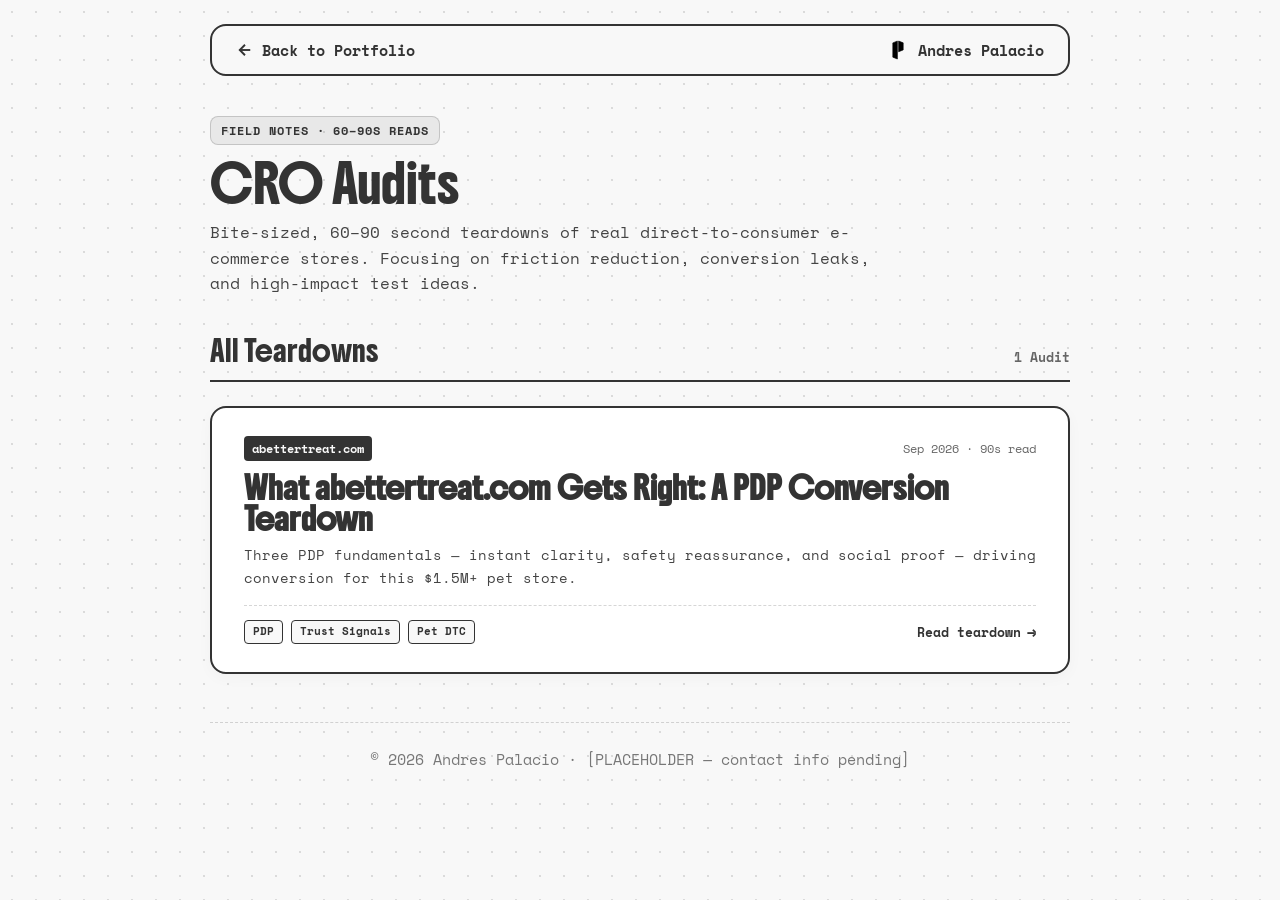
<file: cro-audits/index.html>
<!DOCTYPE html>
<html lang="en">
<head>
    <meta charset="UTF-8">
    <meta name="viewport" content="width=device-width, initial-scale=1.0">
    <title>CRO Audits & Teardowns | Andres Palacio</title>
    <link rel="icon" type="image/svg+xml" href="../assets/index/img-logo.svg">

    <!-- Fonts -->
    <link rel="preconnect" href="https://fonts.googleapis.com">
    <link rel="preconnect" href="https://fonts.gstatic.com" crossorigin>
    <link href="https://fonts.googleapis.com/css2?family=Boldonse:wght@400;700&family=Space+Mono:ital,wght@0,400;0,700;1,400;1,700&display=swap" rel="stylesheet">

    <!-- Styles -->
    <link rel="stylesheet" href="../css/cro-audits.css">
</head>
<body>

    <div class="cro-container">
        <!-- TOP NAV -->
        <header class="cro-navbar">
            <a href="../" class="cro-nav-link">
                <svg width="18" height="18" viewBox="0 0 24 24" fill="none" stroke="currentColor" stroke-width="2.5">
                    <line x1="19" y1="12" x2="5" y2="12"></line>
                    <polyline points="12 19 5 12 12 5"></polyline>
                </svg>
                <span>Back to Portfolio</span>
            </a>
            <div class="cro-nav-brand">
                <img src="../assets/index/img-logo.svg" alt="logo">
                <span>Andres Palacio</span>
            </div>
        </header>

        <!-- HERO SECTION -->
        <section class="cro-hero">
            <span class="cro-eyebrow">FIELD NOTES · 60–90s READS</span>
            <h1 class="brand-font">CRO Audits</h1>
            <p class="cro-hero-desc">
                Bite-sized, 60–90 second teardowns of real direct-to-consumer e-commerce stores.
                Focusing on friction reduction, conversion leaks, and high-impact test ideas.
            </p>
        </section>

        <!-- AUDIT LIST -->
        <main class="cro-list-section">
            <div class="cro-list-header">
                <h2 class="cro-list-title">All Teardowns</h2>
                <span class="cro-count">1 Audit</span>
            </div>

            <div class="cro-cards-stack">
                <!-- AUDIT 1: ABETTERTREAT.COM -->
                <a href="./abettertreat" class="audit-card-link">
                    <article class="audit-card">
                        <div class="audit-card-meta">
                            <span class="audit-store-tag">abettertreat.com</span>
                            <span class="audit-date">Sep 2026 · 90s read</span>
                        </div>
                        <h3 class="audit-card-title">What abettertreat.com Gets Right: A PDP Conversion Teardown</h3>
                        <p class="audit-card-finding">
                            Three PDP fundamentals — instant clarity, safety reassurance, and social proof — driving conversion for this $1.5M+ pet store.
                        </p>
                        <div class="audit-card-footer">
                            <div class="audit-tags">
                                <span class="tag">PDP</span>
                                <span class="tag">Trust Signals</span>
                                <span class="tag">Pet DTC</span>
                            </div>
                            <span class="audit-read-action">Read teardown <span class="arrow">→</span></span>
                        </div>
                    </article>
                </a>
            </div>
        </main>

        <!-- FOOTER -->
        <footer class="cro-footer">
            <p>© 2026 Andres Palacio · [PLACEHOLDER — contact info pending]</p>
        </footer>
    </div>

</body>
</html>
</file>
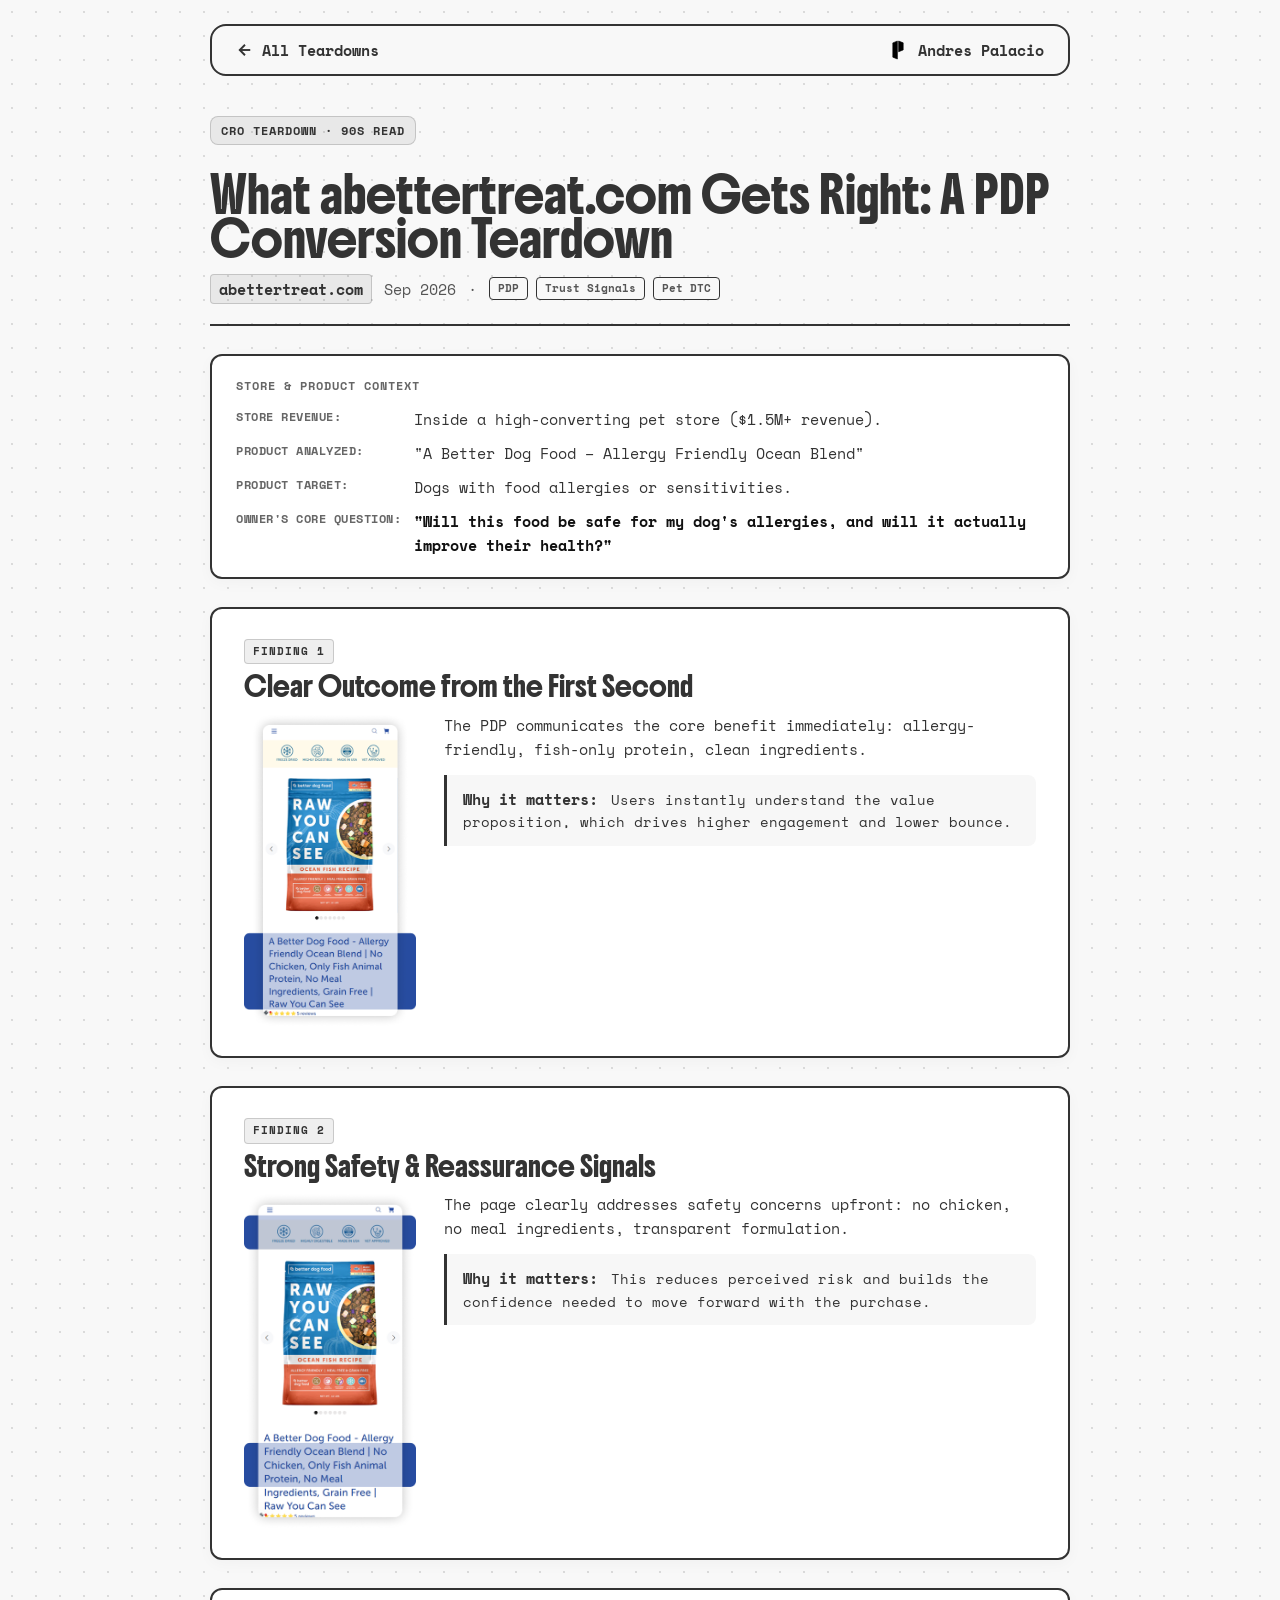
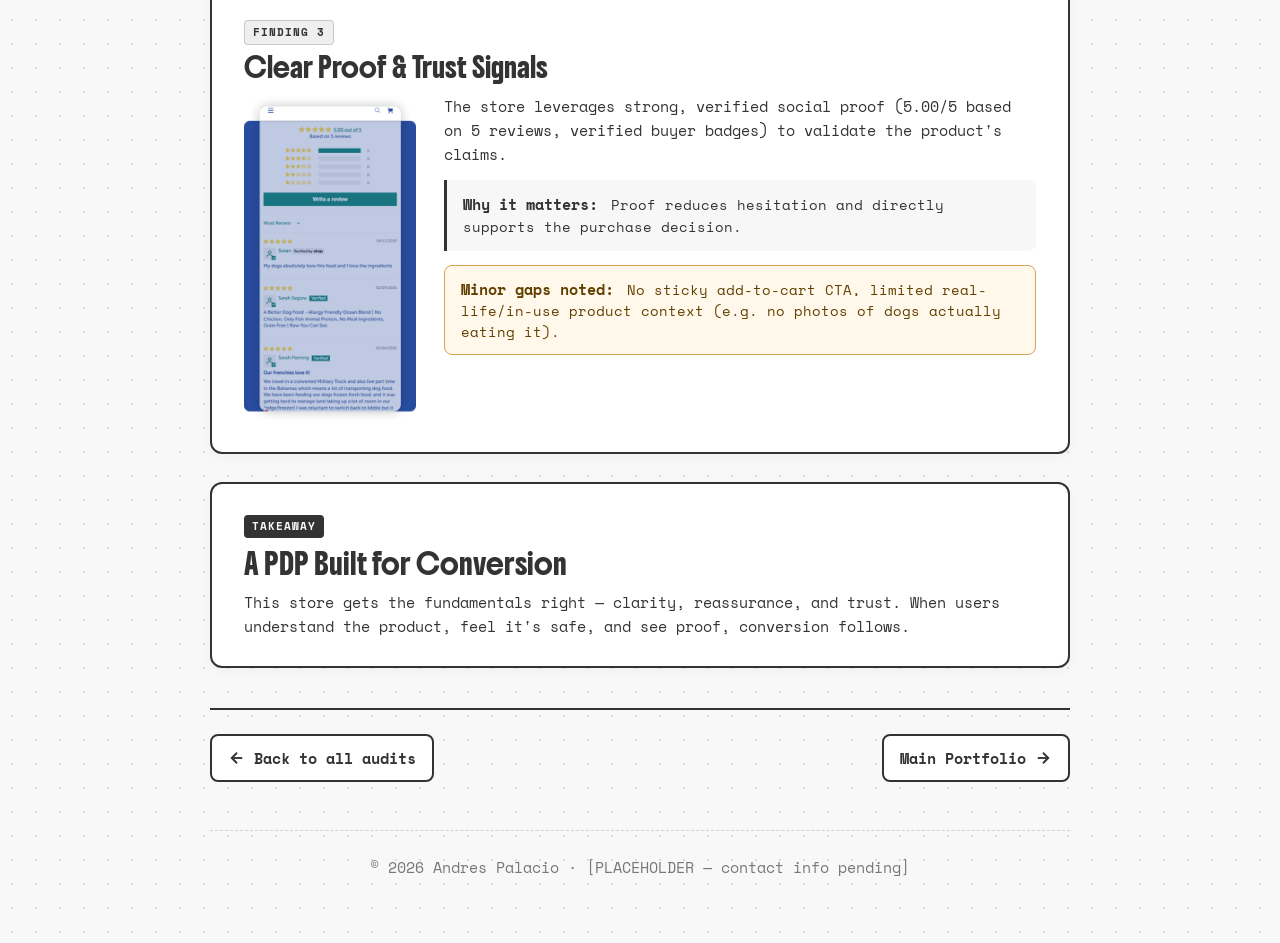
<file: cro-audits/abettertreat.html>
<!DOCTYPE html>
<html lang="en">
<head>
    <meta charset="UTF-8">
    <meta name="viewport" content="width=device-width, initial-scale=1.0">
    <title>abettertreat.com PDP Teardown | Andres Palacio CRO Audits</title>
    <link rel="icon" type="image/svg+xml" href="../assets/index/img-logo.svg">

    <!-- Fonts -->
    <link rel="preconnect" href="https://fonts.googleapis.com">
    <link rel="preconnect" href="https://fonts.gstatic.com" crossorigin>
    <link href="https://fonts.googleapis.com/css2?family=Boldonse:wght@400;700&family=Space+Mono:ital,wght@0,400;0,700;1,400;1,700&display=swap" rel="stylesheet">

    <!-- Styles -->
    <link rel="stylesheet" href="../css/cro-audits.css">
</head>
<body>

    <div class="cro-container">
        <!-- TOP NAV -->
        <header class="cro-navbar">
            <a href="./" class="cro-nav-link">
                <svg width="18" height="18" viewBox="0 0 24 24" fill="none" stroke="currentColor" stroke-width="2.5">
                    <line x1="19" y1="12" x2="5" y2="12"></line>
                    <polyline points="12 19 5 12 12 5"></polyline>
                </svg>
                <span>All Teardowns</span>
            </a>
            <div class="cro-nav-brand">
                <img src="../assets/index/img-logo.svg" alt="logo">
                <span>Andres Palacio</span>
            </div>
        </header>

        <article class="audit-article">
            <!-- ARTICLE HEADER -->
            <header class="audit-article-header">
                <span class="cro-eyebrow">CRO TEARDOWN · 90s READ</span>
                <h1 class="brand-font">What abettertreat.com Gets Right: A PDP Conversion Teardown</h1>
                
                <div class="audit-meta-bar">
                    <span class="store-badge">abettertreat.com</span>
                    <span>Sep 2026</span>
                    <span>·</span>
                    <div class="audit-tags">
                        <span class="tag">PDP</span>
                        <span class="tag">Trust Signals</span>
                        <span class="tag">Pet DTC</span>
                    </div>
                </div>
            </header>

            <!-- CONTEXT CARD -->
            <section class="audit-context-card">
                <div class="audit-context-title">Store & Product Context</div>
                <div class="audit-context-grid">
                    <div class="context-row">
                        <span class="context-label">Store Revenue:</span>
                        <span class="context-value">Inside a high-converting pet store ($1.5M+ revenue).</span>
                    </div>
                    <div class="context-row">
                        <span class="context-label">Product Analyzed:</span>
                        <span class="context-value">"A Better Dog Food – Allergy Friendly Ocean Blend"</span>
                    </div>
                    <div class="context-row">
                        <span class="context-label">Product Target:</span>
                        <span class="context-value">Dogs with food allergies or sensitivities.</span>
                    </div>
                    <div class="context-row">
                        <span class="context-label">Owner's Core Question:</span>
                        <span class="context-value context-highlight">"Will this food be safe for my dog's allergies, and will it actually improve their health?"</span>
                    </div>
                </div>
            </section>

            <!-- FINDING 1 -->
            <section class="finding-block">
                <span class="finding-pill">Finding 1</span>
                <h2 class="finding-title">Clear Outcome from the First Second</h2>
                <div class="finding-layout">
                    <figure class="finding-figure">
                        <img src="../assets/cro-audits/abettertreat/pdp-benefit-clarity.png" 
                             alt="abettertreat.com mobile product page showing above-the-fold headline and allergy-friendly fish protein benefit messaging" 
                             class="finding-img"
                             loading="lazy">
                    </figure>
                    <div class="finding-content">
                        <p class="finding-body">
                            The PDP communicates the core benefit immediately: allergy-friendly, fish-only protein, clean ingredients.
                        </p>
                        <div class="why-matters-box">
                            <span class="why-matters-label">Why it matters:</span>
                            Users instantly understand the value proposition, which drives higher engagement and lower bounce.
                        </div>
                    </div>
                </div>
            </section>

            <!-- FINDING 2 -->
            <section class="finding-block">
                <span class="finding-pill">Finding 2</span>
                <h2 class="finding-title">Strong Safety & Reassurance Signals</h2>
                <div class="finding-layout">
                    <figure class="finding-figure">
                        <img src="../assets/cro-audits/abettertreat/pdp-safety-signals.png" 
                             alt="abettertreat.com mobile product page highlighting vet-approved, freeze-dried safety badges and clean formulation callouts" 
                             class="finding-img"
                             loading="lazy">
                    </figure>
                    <div class="finding-content">
                        <p class="finding-body">
                            The page clearly addresses safety concerns upfront: no chicken, no meal ingredients, transparent formulation.
                        </p>
                        <div class="why-matters-box">
                            <span class="why-matters-label">Why it matters:</span>
                            This reduces perceived risk and builds the confidence needed to move forward with the purchase.
                        </div>
                    </div>
                </div>
            </section>

            <!-- FINDING 3 -->
            <section class="finding-block">
                <span class="finding-pill">Finding 3</span>
                <h2 class="finding-title">Clear Proof & Trust Signals</h2>
                <div class="finding-layout">
                    <figure class="finding-figure">
                        <img src="../assets/cro-audits/abettertreat/pdp-reviews-trust.png" 
                             alt="abettertreat.com customer review section displaying 5.0-star rating summary and verified buyer testimonials" 
                             class="finding-img"
                             loading="lazy">
                    </figure>
                    <div class="finding-content">
                        <p class="finding-body">
                            The store leverages strong, verified social proof (5.00/5 based on 5 reviews, verified buyer badges) to validate the product's claims.
                        </p>
                        <div class="why-matters-box">
                            <span class="why-matters-label">Why it matters:</span>
                            Proof reduces hesitation and directly supports the purchase decision.
                        </div>
                        <div class="gaps-box">
                            <span class="gaps-label">Minor gaps noted:</span>
                            No sticky add-to-cart CTA, limited real-life/in-use product context (e.g. no photos of dogs actually eating it).
                        </div>
                    </div>
                </div>
            </section>

            <!-- TAKEAWAY -->
            <section class="takeaway-card">
                <span class="takeaway-pill">Takeaway</span>
                <h2 class="takeaway-title">A PDP Built for Conversion</h2>
                <p class="takeaway-text">
                    This store gets the fundamentals right — clarity, reassurance, and trust. When users understand the product, feel it's safe, and see proof, conversion follows.
                </p>
            </section>

            <!-- BOTTOM NAVIGATION -->
            <nav class="audit-bottom-nav">
                <a href="./" class="audit-nav-btn">
                    <svg width="18" height="18" viewBox="0 0 24 24" fill="none" stroke="currentColor" stroke-width="2.5">
                        <line x1="19" y1="12" x2="5" y2="12"></line>
                        <polyline points="12 19 5 12 12 5"></polyline>
                    </svg>
                    <span>Back to all audits</span>
                </a>
                <a href="../" class="audit-nav-btn">
                    <span>Main Portfolio</span>
                    <svg width="18" height="18" viewBox="0 0 24 24" fill="none" stroke="currentColor" stroke-width="2.5">
                        <line x1="5" y1="12" x2="19" y2="12"></line>
                        <polyline points="12 5 19 12 12 19"></polyline>
                    </svg>
                </a>
            </nav>
        </article>

        <!-- FOOTER -->
        <footer class="cro-footer">
            <p>© 2026 Andres Palacio · [PLACEHOLDER — contact info pending]</p>
        </footer>
    </div>

</body>
</html>
</file>
<file: css/cro-audits.css>
@import "./tokens.css";

/* ==========================================================================
   CRO AUDITS STYLESHEET
   Reuses visual tokens from style.css (colors, fonts, dot grid, borders)
   Uses 100% native vertical scroll — no GSAP, no ScrollTrigger.
   ========================================================================== */

* {
    box-sizing: border-box;
    margin: 0;
    padding: 0;
}

body, html {
    background-color: var(--bg-color);
    color: var(--text-color);
    font-family: 'Space Mono', monospace;
    line-height: 1.6;
    overflow-x: hidden;
}

body {
    background-image: radial-gradient(var(--dot-color) var(--dot-size), transparent var(--dot-size));
    background-size: var(--dot-spacing) var(--dot-spacing);
    min-height: 100vh;
}

a {
    color: inherit;
    text-decoration: none;
}

img {
    max-width: 100%;
    display: block;
}

/* ==========================================================================
   TYPOGRAPHY
   ========================================================================== */
.brand-font {
    font-family: 'Boldonse', system-ui, sans-serif;
    font-weight: 400;
}

h1.brand-font {
    font-size: 28px;
    line-height: 1.3;
    margin-bottom: 12px;
}

h2 {
    font-family: 'Boldonse', system-ui, sans-serif;
    font-size: 20px;
    font-weight: 400;
    line-height: 1.4;
}

h3 {
    font-family: 'Space Mono', monospace;
    font-weight: 700;
    font-size: 18px;
    line-height: 1.4;
}

h4 {
    font-family: 'Space Mono', monospace;
    font-weight: 700;
    font-size: 15px;
}

p, li, span {
    font-size: 15px;
}

/* ==========================================================================
   LAYOUT CONTAINER
   ========================================================================== */
.cro-container {
    width: 90%;
    max-width: 860px;
    margin: 0 auto;
    padding: 24px 0 64px 0;
}

/* ==========================================================================
   NAVBAR
   ========================================================================== */
.cro-navbar {
    display: flex;
    justify-content: space-between;
    align-items: center;
    border: var(--card-border);
    border-radius: 16px;
    padding: 12px 24px;
    margin-bottom: 40px;
    background-color: var(--bg-color);
}

.cro-nav-link {
    display: flex;
    align-items: center;
    gap: 8px;
    font-size: 14px;
    font-weight: 700;
    transition: opacity 0.2s ease;
}

.cro-nav-link:hover {
    opacity: 0.7;
}

.cro-nav-brand {
    display: flex;
    align-items: center;
    gap: 10px;
    font-size: 14px;
    font-weight: 700;
}

.cro-nav-brand img {
    width: 20px;
    height: 20px;
}

/* ==========================================================================
   HERO / HEADER (HUB & DETAIL)
   ========================================================================== */
.cro-hero {
    margin-bottom: 40px;
}

.cro-eyebrow {
    display: inline-block;
    font-size: 12px;
    font-weight: 700;
    letter-spacing: 1px;
    text-transform: uppercase;
    background-color: rgba(51, 51, 51, 0.08);
    border: 1px solid rgba(51, 51, 51, 0.2);
    border-radius: var(--radius-sm);
    padding: 4px 10px;
    margin-bottom: 16px;
}

.cro-hero-desc {
    font-size: 16px;
    color: #444444;
    max-width: 680px;
    line-height: 1.6;
}

/* ==========================================================================
   HUB: AUDIT LIST & CARDS
   ========================================================================== */
.cro-list-header {
    display: flex;
    justify-content: space-between;
    align-items: baseline;
    border-bottom: 2px solid var(--text-color);
    padding-bottom: 12px;
    margin-bottom: 24px;
}

.cro-list-title {
    font-size: 20px;
}

.cro-count {
    font-size: 13px;
    font-weight: 700;
    color: #666666;
}

.cro-cards-stack {
    display: flex;
    flex-direction: column;
    gap: 20px;
}

.audit-card-link {
    display: block;
}

.audit-card {
    background: var(--white);
    border: var(--card-border);
    border-radius: 16px;
    padding: 24px;
    box-shadow: 0 4px 15px rgba(0, 0, 0, 0.03);
    transition: transform 0.2s ease, box-shadow 0.2s ease;
}

.audit-card-link:hover .audit-card {
    transform: translateY(-2px);
    box-shadow: 0 8px 24px rgba(0, 0, 0, 0.08);
}

.audit-card-meta {
    display: flex;
    justify-content: space-between;
    align-items: center;
    flex-wrap: wrap;
    gap: 8px;
    margin-bottom: 12px;
}

.audit-store-tag {
    font-size: 12px;
    font-weight: 700;
    background: var(--text-color);
    color: var(--bg-color);
    padding: 3px 8px;
    border-radius: 4px;
}

.audit-date {
    font-size: 12px;
    color: #666666;
}

.audit-card-title {
    font-family: 'Boldonse', system-ui, sans-serif;
    font-size: 20px;
    line-height: 1.4;
    margin-bottom: 10px;
}

.audit-card-finding {
    font-size: 14px;
    color: #444444;
    line-height: 1.6;
    margin-bottom: 16px;
}

.audit-card-footer {
    display: flex;
    justify-content: space-between;
    align-items: center;
    flex-wrap: wrap;
    gap: 12px;
    border-top: 1px dashed rgba(51, 51, 51, 0.2);
    padding-top: 14px;
}

.audit-tags {
    display: flex;
    gap: 8px;
    flex-wrap: wrap;
}

.tag {
    font-size: 11px;
    font-weight: 700;
    border: 1px solid var(--text-color);
    border-radius: 4px;
    padding: 2px 8px;
    background-color: var(--bg-color);
}

.audit-read-action {
    font-size: 13px;
    font-weight: 700;
    display: flex;
    align-items: center;
    gap: 6px;
}

.audit-read-action .arrow {
    transition: transform 0.2s ease;
}

.audit-card-link:hover .audit-read-action .arrow {
    transform: translateX(4px);
}

/* ==========================================================================
   INDIVIDUAL AUDIT ARTICLE STYLING
   ========================================================================== */
.audit-article {
    display: flex;
    flex-direction: column;
    gap: 28px;
}

.audit-article-header {
    border-bottom: 2px solid var(--text-color);
    padding-bottom: 20px;
}

.audit-article-header h1 {
    font-size: 28px;
    line-height: 1.3;
    margin-top: 12px;
    margin-bottom: 12px;
}

/* Meta Bar */
.audit-meta-bar {
    display: flex;
    align-items: center;
    flex-wrap: wrap;
    gap: 12px;
    font-size: 13px;
    color: #555555;
}

.audit-meta-bar .store-badge {
    font-weight: 700;
    color: var(--text-color);
    background: rgba(51, 51, 51, 0.08);
    border: 1px solid rgba(51, 51, 51, 0.2);
    border-radius: 4px;
    padding: 2px 8px;
}

/* Context Callout Box */
.audit-context-card {
    background: var(--white);
    border: var(--card-border);
    border-radius: 12px;
    padding: 20px 24px;
    box-shadow: 0 4px 15px rgba(0, 0, 0, 0.03);
}

.audit-context-title {
    font-size: 12px;
    letter-spacing: 1px;
    text-transform: uppercase;
    font-weight: 700;
    color: #666666;
    margin-bottom: 12px;
}

.audit-context-grid {
    display: flex;
    flex-direction: column;
    gap: 10px;
}

.context-row {
    display: flex;
    flex-direction: column;
    gap: 2px;
    font-size: 14px;
}

.context-label {
    font-weight: 700;
    font-size: 12px;
    color: #666666;
    text-transform: uppercase;
    letter-spacing: 0.5px;
}

.context-value {
    color: var(--text-color);
}

.context-highlight {
    font-weight: 700;
    color: #111111;
}

/* Framing Formula Card */
.audit-framing-card {
    background: var(--text-color);
    color: var(--bg-color);
    border-radius: 12px;
    padding: 16px 20px;
    display: flex;
    align-items: center;
    justify-content: center;
    text-align: center;
    font-weight: 700;
    font-size: 14px;
    letter-spacing: 0.5px;
}

/* Finding Blocks */
.finding-block {
    background: var(--white);
    border: var(--card-border);
    border-radius: var(--radius-md);
    padding: 24px;
    box-shadow: 0 4px 15px rgba(0, 0, 0, 0.03);
}

.finding-pill {
    display: inline-block;
    font-size: 11px;
    font-weight: 700;
    letter-spacing: 1px;
    text-transform: uppercase;
    background: rgba(51, 51, 51, 0.08);
    border: 1px solid rgba(51, 51, 51, 0.2);
    border-radius: 4px;
    padding: 3px 8px;
    margin-bottom: 10px;
}

.finding-title {
    font-family: 'Boldonse', system-ui, sans-serif;
    font-size: 19px;
    line-height: 1.4;
    margin-bottom: 12px;
}

.finding-layout {
    display: flex;
    flex-direction: column;
}

.finding-content {
    display: contents;
}

.finding-body {
    order: 1;
    font-size: 15px;
    line-height: 1.6;
    margin-bottom: 16px;
    color: #333333;
}

/* Finding Block Screenshots (Static, vertical scroll only) */
.finding-figure {
    order: 2;
    margin: 20px 0;
    display: flex;
    justify-content: center;
}

.finding-img {
    width: 100%;
    max-width: 360px;
    height: auto;
    display: block;
    border-radius: var(--radius-md);
}

/* Why It Matters Callout */
.why-matters-box {
    order: 3;
    background: rgba(51, 51, 51, 0.04);
    border-left: 3px solid var(--text-color);
    padding: 12px 16px;
    border-radius: 0 8px 8px 0;
    font-size: 14px;
    line-height: 1.6;
}

.why-matters-label {
    font-weight: 700;
    display: inline;
    margin-right: 4px;
}

/* Gaps Callout */
.gaps-box {
    order: 4;
    margin-top: 14px;
    background: #fff8eb;
    border: 1px solid #d4a359;
    border-radius: 8px;
    padding: 12px 16px;
    font-size: 14px;
    line-height: 1.5;
    color: #614000;
}

.gaps-label {
    font-weight: 700;
    display: inline;
    margin-right: 4px;
}

/* Takeaway Section */
.takeaway-card {
    background: var(--white);
    border: var(--card-border);
    border-radius: var(--radius-md);
    padding: 24px;
    box-shadow: 0 4px 15px rgba(0, 0, 0, 0.03);
    text-align: left;
}

.takeaway-pill {
    display: inline-block;
    font-size: 11px;
    font-weight: 700;
    letter-spacing: 1px;
    text-transform: uppercase;
    background: var(--text-color);
    color: var(--bg-color);
    border-radius: 4px;
    padding: 3px 8px;
    margin-bottom: 12px;
}

.takeaway-title {
    font-family: 'Boldonse', system-ui, sans-serif;
    font-size: 20px;
    margin-bottom: 12px;
}

.takeaway-text {
    font-size: 15px;
    line-height: 1.6;
    color: #333333;
}

/* Back Link & Navigation */
.audit-bottom-nav {
    display: flex;
    justify-content: space-between;
    align-items: center;
    flex-wrap: wrap;
    gap: 16px;
    border-top: 2px solid var(--text-color);
    padding-top: 24px;
    margin-top: 12px;
}

.audit-nav-btn {
    display: inline-flex;
    align-items: center;
    gap: 8px;
    font-size: 14px;
    font-weight: 700;
    border: 2px solid var(--text-color);
    border-radius: 8px;
    padding: 10px 16px;
    background: var(--white);
    transition: background 0.2s ease, transform 0.2s ease;
}

.audit-nav-btn:hover {
    background: #eaeaea;
    transform: translateY(-1px);
}

/* Footer */
.cro-footer {
    text-align: center;
    margin-top: 48px;
    padding-top: 24px;
    border-top: 1px dashed rgba(51, 51, 51, 0.2);
    font-size: 12px;
    color: #777777;
}

/* ==========================================================================
   RESPONSIVE BREAKPOINTS
   ========================================================================== */
@media (min-width: 768px) {
    h1.brand-font { font-size: 36px; }
    .audit-article-header h1 { font-size: 34px; }
    .audit-card { padding: 28px 32px; }
    .audit-card-title { font-size: 22px; }
    .finding-block { padding: 28px 32px; }
    .takeaway-card { padding: 28px 32px; }
    .context-row { flex-direction: row; gap: 8px; }
    .context-label { min-width: 170px; }
    .finding-layout {
        display: flex;
        flex-direction: row;
        gap: 28px;
        align-items: flex-start;
        margin-bottom: 0;
    }
    .finding-figure {
        order: initial;
        flex: 0 0 172px;
        max-width: 172px;
        margin: 0;
    }
    .finding-img {
        max-width: 172px;
    }
    .finding-content {
        display: flex;
        flex-direction: column;
        gap: 14px;
        flex: 1;
        order: initial;
    }
    .finding-body {
        order: initial;
        margin-bottom: 0;
    }
    .why-matters-box {
        order: initial;
    }
    .gaps-box {
        order: initial;
        margin-top: 0;
    }
}

@media (max-width: 480px) {
    .cro-navbar { padding: 10px 16px; }
    .cro-nav-brand span { display: none; }
    .audit-card { padding: 18px 16px; }
    .audit-card-footer { flex-direction: column; align-items: flex-start; }
    .audit-framing-card { font-size: 13px; }
    .finding-img { max-width: 100%; }
}
</file>
